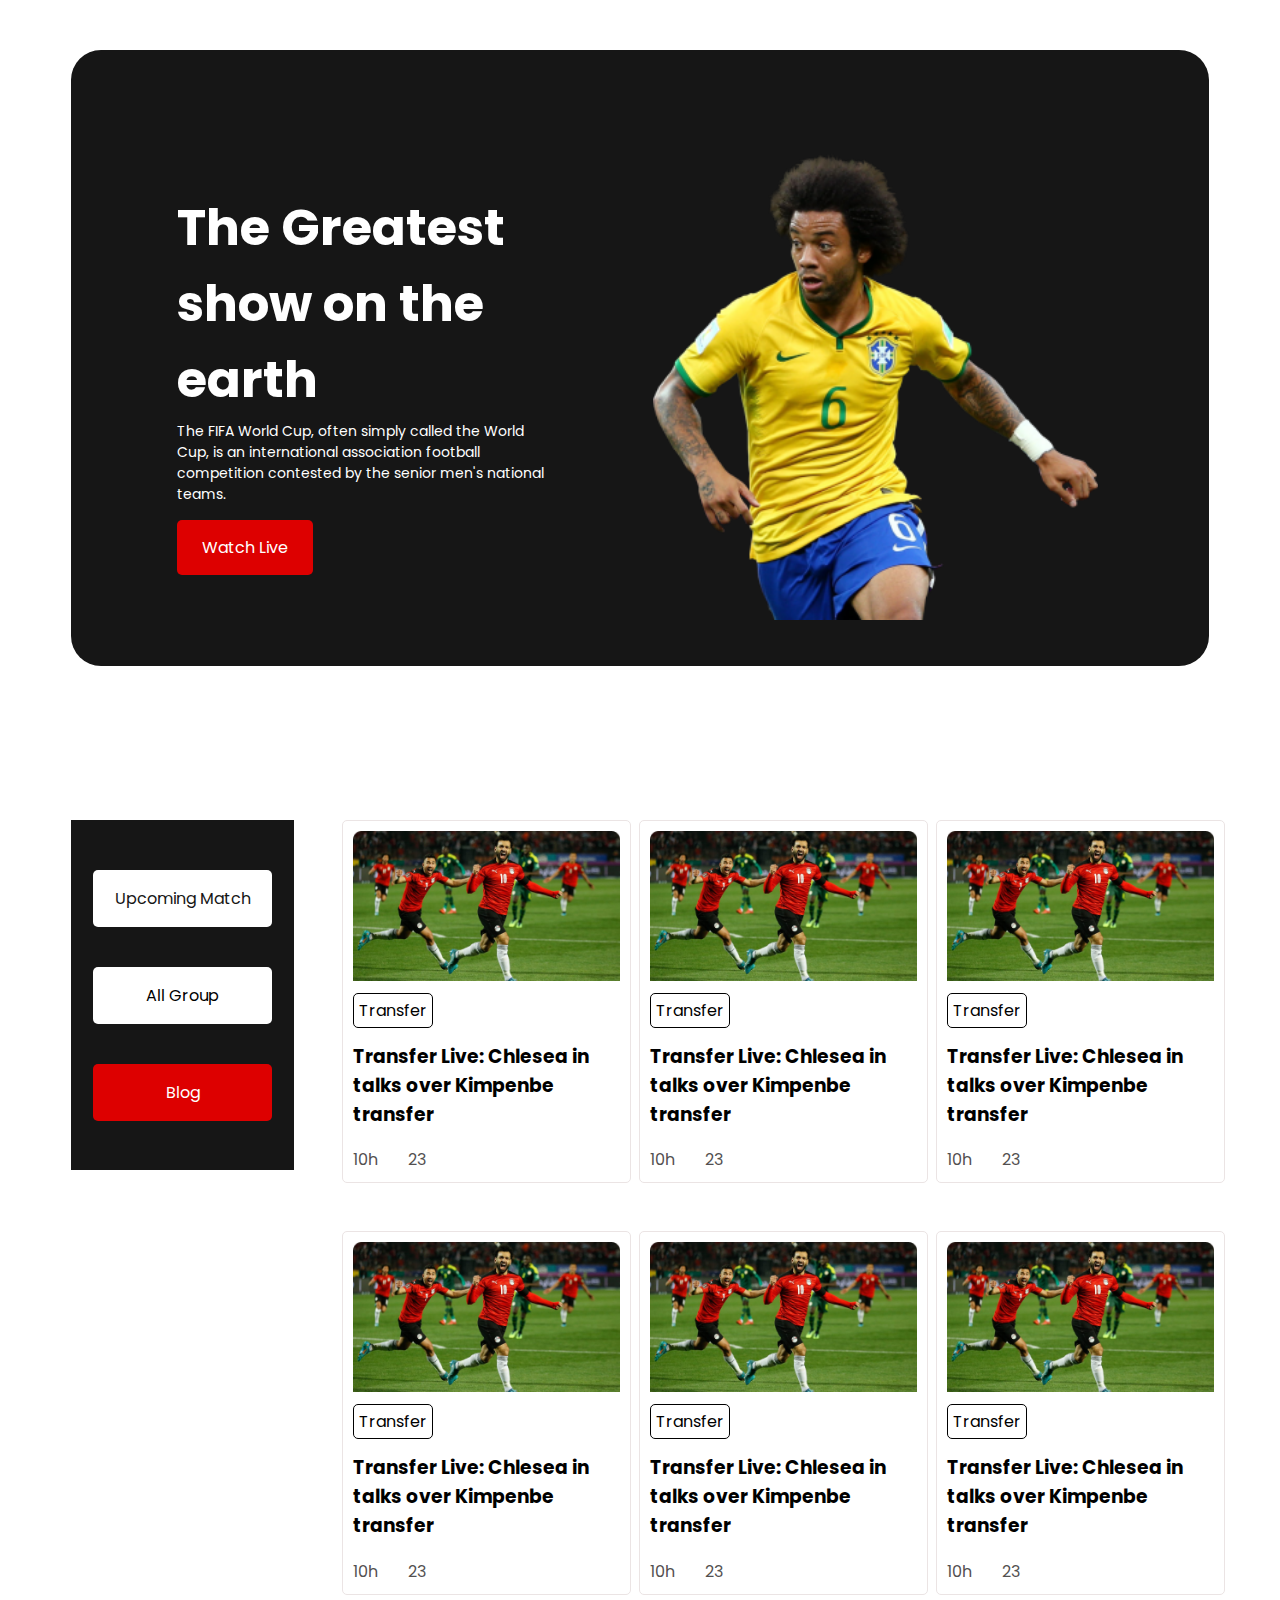
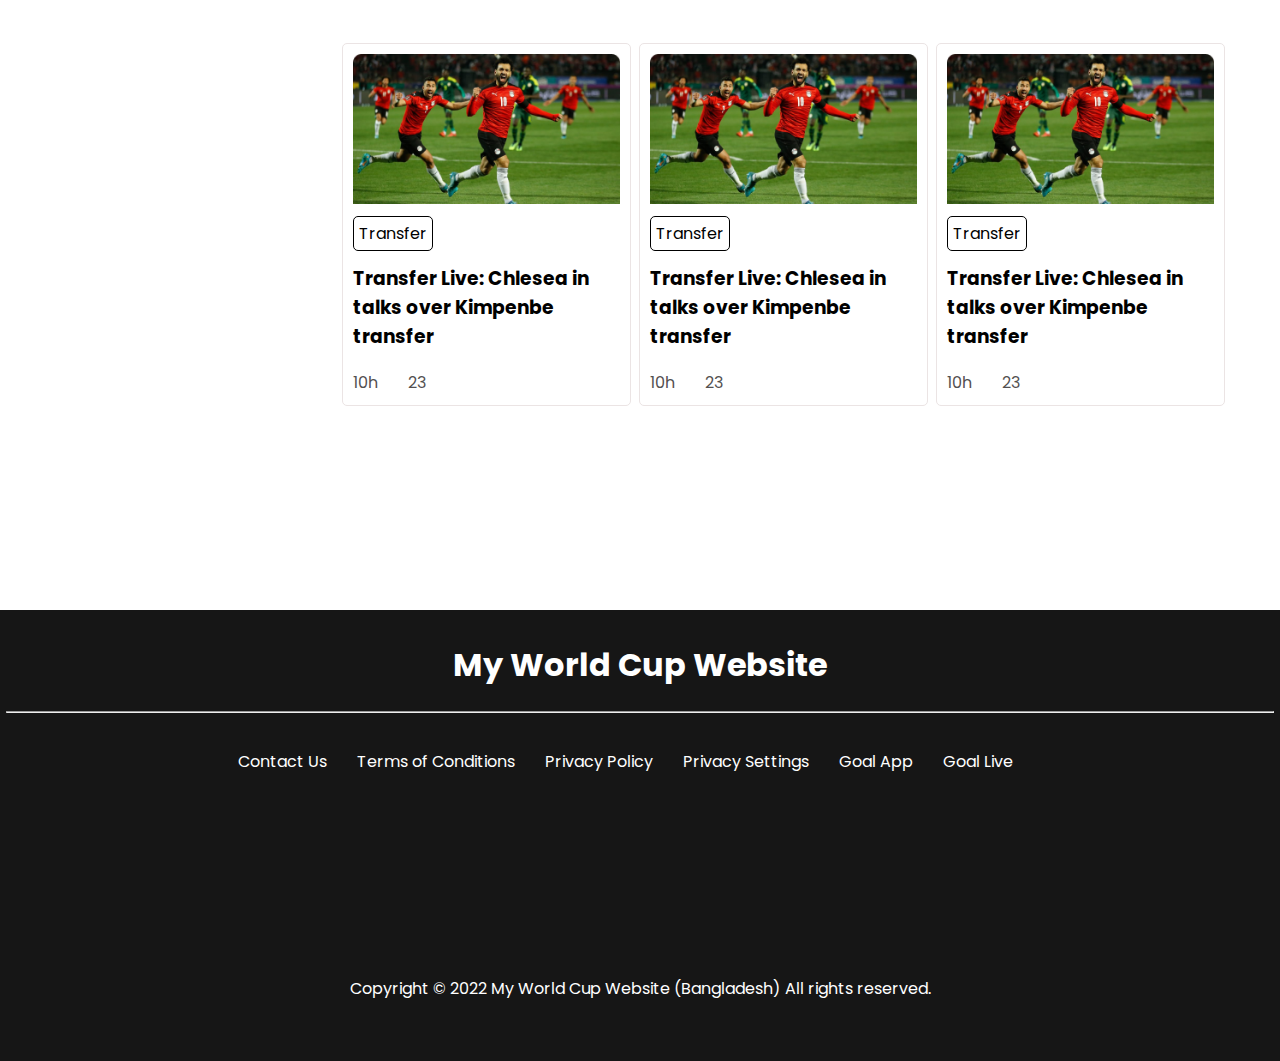
<file: index.html>
<!DOCTYPE html>
<html lang="en">

<head>
    <meta charset="UTF-8">
    <meta http-equiv="X-UA-Compatible" content="IE=edge">
    <meta name="viewport" content="width=device-width, initial-scale=1.0">
    <!-- css link tag -->
    <link rel="stylesheet" href="style.css">
    <!-- font awesome tag -->
    <link rel="stylesheet" href="https://cdnjs.cloudflare.com/ajax/libs/font-awesome/6.1.2/css/all.min.css"
        integrity="sha512-1sCRPdkRXhBV2PBLUdRb4tMg1w2YPf37qatUFeS7zlBy7jJI8Lf4VHwWfZZfpXtYSLy85pkm9GaYVYMfw5BC1A=="
        crossorigin="anonymous" referrerpolicy="no-referrer" />
    <title>My World Cup Website</title>
</head>

<body>
    <section class="container">
        <!-- banner section start -->
        <div class="banner">
            <div class="banner-content">
                <h1>The Greatest <br> show on the earth</h1>
                <p>The FIFA World Cup, often simply called the World Cup, is an international association football
                    competition contested by the senior men's national teams.</p>
                <a href="https://www.fifa.com/fifaplus/en/tournaments/mens/worldcup/qatar2022" target="_blank">Watch
                    Live <i class="fa-solid fa-arrow-right"></i></a>
            </div>
            <div class="banner-img">
                <img src="assets/Banner Image.png" alt="Banner Image">
            </div>
        </div>
        <!-- banner section end -->
    </section>

    <main class="container">
        <!-- blog section start -->
        <div class="blog">
            <div class="blog-list">
                <div class="center">
                  <a href="upcoming-match.html" target="_blank"> <p>Upcoming Match</p></a> 
                </div>
                <div class="center">
                    <p>All Group</p>
                </div>
                <div class="center" id="special-blog">
                    <p>Blog</p>
                </div>
            </div>
            <div class="blog-container">
                <div class="blog-content">
                    <div class="blog-img">
                        <img src="assets/Blog Image.png" alt=""> <br>
                        <a href="http://#">Transfer</a>
                        <h3>Transfer Live: Chlesea in talks over Kimpenbe transfer</h3>
                        <div class="blog-icon">
                            <div><i class="fa-solid fa-clock"></i> 10h</div>
                            <div><i class="fa-solid fa-message"></i> 23</div>
                        </div>
                    </div>
                </div>
                <div class="blog-content">
                    <div class="blog-img">
                        <img src="assets/Blog Image.png" alt=""> <br>
                        <a href="http://#">Transfer</a>
                        <h3>Transfer Live: Chlesea in talks over Kimpenbe transfer</h3>
                        <div class="blog-icon">
                            <div><i class="fa-solid fa-clock"></i> 10h</div>
                            <div><i class="fa-solid fa-message"></i> 23</div>
                        </div>
                    </div>
                </div>
                <div class="blog-content">
                    <div class="blog-img">
                        <img src="assets/Blog Image.png" alt=""> <br>
                        <a href="http://#">Transfer</a>
                        <h3>Transfer Live: Chlesea in talks over Kimpenbe transfer</h3>
                        <div class="blog-icon">
                            <div><i class="fa-solid fa-clock"></i> 10h</div>
                            <div><i class="fa-solid fa-message"></i> 23</div>
                        </div>
                    </div>
                </div>
                <div class="blog-content">
                    <div class="blog-img">
                        <img src="assets/Blog Image.png" alt=""> <br>
                        <a href="http://#">Transfer</a>
                        <h3>Transfer Live: Chlesea in talks over Kimpenbe transfer</h3>
                        <div class="blog-icon">
                            <div><i class="fa-solid fa-clock"></i> 10h</div>
                            <div><i class="fa-solid fa-message"></i> 23</div>
                        </div>
                    </div>
                </div>
                <div class="blog-content">
                    <div class="blog-img">
                        <img src="assets/Blog Image.png" alt=""> <br>
                        <a href="http://#">Transfer</a>
                        <h3>Transfer Live: Chlesea in talks over Kimpenbe transfer</h3>
                        <div class="blog-icon">
                            <div><i class="fa-solid fa-clock"></i> 10h</div>
                            <div><i class="fa-solid fa-message"></i> 23</div>
                        </div>
                    </div>
                </div>
                <div class="blog-content">
                    <div class="blog-img">
                        <img src="assets/Blog Image.png" alt=""> <br>
                        <a href="http://#">Transfer</a>
                        <h3>Transfer Live: Chlesea in talks over Kimpenbe transfer</h3>
                        <div class="blog-icon">
                            <div><i class="fa-solid fa-clock"></i> 10h</div>
                            <div><i class="fa-solid fa-message"></i> 23</div>
                        </div>
                    </div>
                </div>
                <div class="blog-content">
                    <div class="blog-img">
                        <img src="assets/Blog Image.png" alt=""> <br>
                        <a href="http://#">Transfer</a>
                        <h3>Transfer Live: Chlesea in talks over Kimpenbe transfer</h3>
                        <div class="blog-icon">
                            <div><i class="fa-solid fa-clock"></i> 10h</div>
                            <div><i class="fa-solid fa-message"></i> 23</div>
                        </div>
                    </div>
                </div>
                <div class="blog-content">
                    <div class="blog-img">
                        <img src="assets/Blog Image.png" alt=""> <br>
                        <a href="http://#">Transfer</a>
                        <h3>Transfer Live: Chlesea in talks over Kimpenbe transfer</h3>
                        <div class="blog-icon">
                            <div><i class="fa-solid fa-clock"></i> 10h</div>
                            <div><i class="fa-solid fa-message"></i> 23</div>
                        </div>
                    </div>
                </div>
                <div class="blog-content">
                    <div class="blog-img">
                        <img src="assets/Blog Image.png" alt=""> <br>
                        <a href="http://#">Transfer</a>
                        <h3>Transfer Live: Chlesea in talks over Kimpenbe transfer</h3>
                        <div class="blog-icon">
                            <div><i class="fa-solid fa-clock"></i> 10h</div>
                            <div><i class="fa-solid fa-message"></i> 23</div>
                        </div>
                    </div>
                </div>
            </div>
        </div>

        <!-- blog section end -->
    </main>

    <!-- view button start -->
    <div class="view"> 
        <a href="http://#">View All</a>
    </div>
    <!-- view button end -->


    <!-- footer section start -->
    <footer>
        <div class="footer-container">
            <h1>My World Cup Website</h1>
            <hr>
            <ul>
                <li>Contact Us</li>
                <li>Terms of Conditions</li>
                <li>Privacy Policy</li>
                <li>Privacy Settings</li>
                <li>Goal App</li>
                <li>Goal Live</li>
            </ul>
            <div>
                <a href="https://www.goal.com/en-in/live-scores" target="_blank"><i
                        class="fa-brands fa-facebook"></i></a>
                <a href="https://www.goal.com/en-in/live-scores" target="_blank"><i class="fa-brands fa-skype"></i></a>
                <a href="https://www.goal.com/en-in/live-scores" target="_blank"><i
                        class="fa-brands fa-square-instagram"></i></a>
            </div>

            <p>Copyright © 2022 My World Cup Website (Bangladesh) All rights reserved. </p>
        </div>
    </footer>
    <!-- footer section end -->

</body>

</html>
</file>
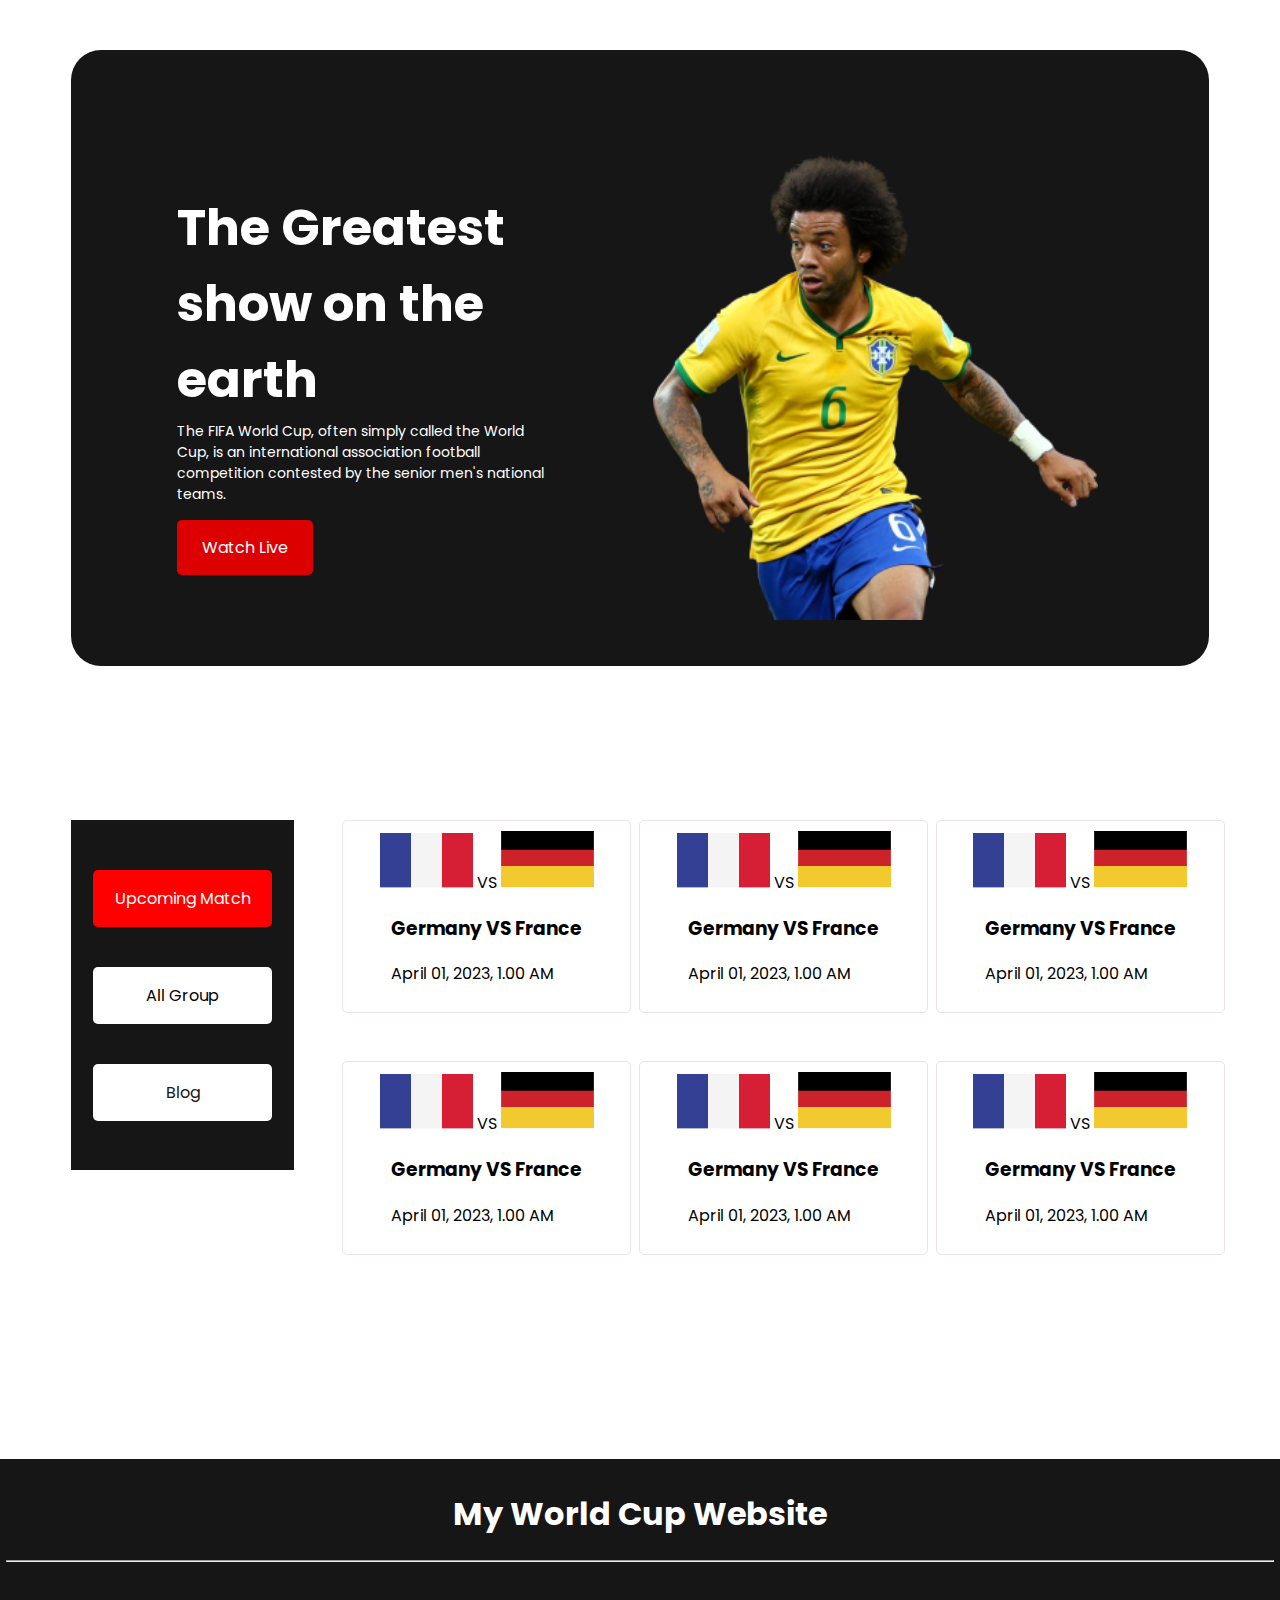
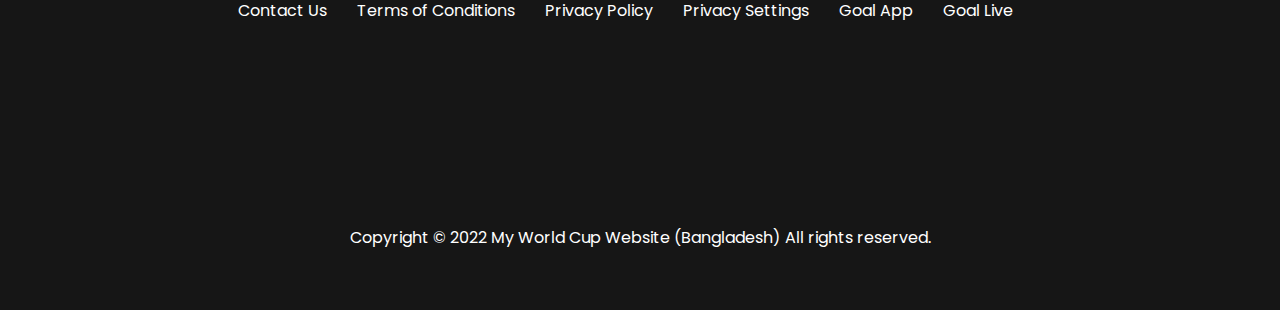
<file: upcoming-match.html>
<!DOCTYPE html>
<html lang="en">

<head>
    <meta charset="UTF-8">
    <meta http-equiv="X-UA-Compatible" content="IE=edge">
    <meta name="viewport" content="width=device-width, initial-scale=1.0">
    <!-- css link tag -->
    <link rel="stylesheet" href="style.css">
    <!-- font awesome tag -->
    <link rel="stylesheet" href="https://cdnjs.cloudflare.com/ajax/libs/font-awesome/6.1.2/css/all.min.css"
        integrity="sha512-1sCRPdkRXhBV2PBLUdRb4tMg1w2YPf37qatUFeS7zlBy7jJI8Lf4VHwWfZZfpXtYSLy85pkm9GaYVYMfw5BC1A=="
        crossorigin="anonymous" referrerpolicy="no-referrer" />
    <title>My World Cup Website</title>
</head>

<body>
    <section class="container">
        <!-- banner section start -->
        <div class="banner">
            <div class="banner-content">
                <h1>The Greatest <br> show on the earth</h1>
                <p>The FIFA World Cup, often simply called the World Cup, is an international association football
                    competition contested by the senior men's national teams.</p>
                <a href="https://www.fifa.com/fifaplus/en/tournaments/mens/worldcup/qatar2022" target="_blank">Watch
                    Live <i class="fa-solid fa-arrow-right"></i></a>
            </div>
            <div class="banner-img">
                <img src="assets/Banner Image.png" alt="Banner Image">
            </div>
        </div>
        <!-- banner section end -->
    </section>

    <main class="container">
        <!-- blog section start -->
        <div class="blog">
            <div class="blog-list">
                <div class="center" id="upcoming-match" style="background-color:red ;">
                    <a href="upcoming-match.html" target="_blank" style="color: white;">
                        <p>Upcoming Match</p>
                    </a>
                </div>
                <div class="center">
                    <p>All Group</p>
                </div>
                <div class="center" id="special-blog" style="background-color: white; color:black">
                    <a href="index.html" style="text-decoration: none;">
                        <p>Blog</p>
                    </a>
                </div>
            </div>
            <div class="flag-container">
                <div class="flag-content">
                    <div class="flag-img">
                        <div><img src="assets/Flag.png" alt="">
                            <span>VS</span>
                            <img src="assets/germany Flag.png" alt="">
                        </div>

                        <div>
                            <h3>Germany VS France </h3>
                            <p>April 01, 2023, 1.00 AM</p>
                        </div>
                    </div>
                </div>
                <div class="flag-content">
                    <div class="flag-img">
                        <div><img src="assets/Flag.png" alt="">
                            <span>VS</span>
                            <img src="assets/germany Flag.png" alt="">
                        </div>

                        <div>
                            <h3>Germany VS France </h3>
                            <p>April 01, 2023, 1.00 AM</p>
                        </div>
                    </div>
                </div>
                <div class="flag-content">
                    <div class="flag-img">
                        <div><img src="assets/Flag.png" alt="">
                            <span>VS</span>
                            <img src="assets/germany Flag.png" alt="">
                        </div>

                        <div>
                            <h3>Germany VS France </h3>
                            <p>April 01, 2023, 1.00 AM</p>
                        </div>
                    </div>
                </div>
                <div class="flag-content">
                    <div class="flag-img">
                        <div><img src="assets/Flag.png" alt="">
                            <span>VS</span>
                            <img src="assets/germany Flag.png" alt="">
                        </div>

                        <div>
                            <h3>Germany VS France </h3>
                            <p>April 01, 2023, 1.00 AM</p>
                        </div>
                    </div>
                </div>
                <div class="flag-content">
                    <div class="flag-img">
                        <div><img src="assets/Flag.png" alt="">
                            <span>VS</span>
                            <img src="assets/germany Flag.png" alt="">
                        </div>

                        <div>
                            <h3>Germany VS France </h3>
                            <p>April 01, 2023, 1.00 AM</p>
                        </div>
                    </div>
                </div>
                <div class="flag-content">
                    <div class="flag-img">
                        <div><img src="assets/Flag.png" alt="">
                            <span>VS</span>
                            <img src="assets/germany Flag.png" alt="">
                        </div>

                        <div>
                            <h3>Germany VS France </h3>
                            <p>April 01, 2023, 1.00 AM</p>
                        </div>
                    </div>
                </div>
            </div>
        </div>

        <!-- blog section end -->
    </main>

    <!-- view button start -->
    <div class="view">
        <a href="http://#">View All</a>
    </div>
    <!-- view button end -->


    <!-- footer section start -->
    <footer>
        <div class="footer-container">
            <h1>My World Cup Website</h1>
            <hr>
            <ul>
                <li>Contact Us</li>
                <li>Terms of Conditions</li>
                <li>Privacy Policy</li>
                <li>Privacy Settings</li>
                <li>Goal App</li>
                <li>Goal Live</li>
            </ul>
            <div>
                <a href="https://www.goal.com/en-in/live-scores" target="_blank"><i
                        class="fa-brands fa-facebook"></i></a>
                <a href="https://www.goal.com/en-in/live-scores" target="_blank"><i class="fa-brands fa-skype"></i></a>
                <a href="https://www.goal.com/en-in/live-scores" target="_blank"><i
                        class="fa-brands fa-square-instagram"></i></a>
            </div>

            <p>Copyright © 2022 My World Cup Website (Bangladesh) All rights reserved. </p>
        </div>
    </footer>
    <!-- footer section end -->

</body>

</html>
</file>
<file: style.css>
/* fonts tag */
@import url('https://fonts.googleapis.com/css2?family=Poppins:wght@500&display=swap');

/* utilities tags */
body {
    font-family: 'Poppins', sans-serif;
}

.container {
    width: 90%;
    margin: 0 auto;
}

/* banner section styles */
.banner {
    margin-top: 50px;
    background: #161616;
    display: flex;
    align-items: center;
    color: #FFFFFF;
    border-radius: 30px;
}

.banner-content {
    padding: 106px;
    width: 40%;
}

.banner-content h1 {
    font-size: 50px;
    font-weight: 700;
}

.banner-content p {
    font-weight: 400;
    font-size: 14px;
    margin-bottom: 30px;
    margin-top: -30px;
}

.banner-content a {
    background-color: #DD0000;
    color: white;
    text-decoration: none;
    padding: 16px 25px;
    border-radius: 5px;
    animation-name: example;
    animation-duration: 4s;
}

/* css animation style */
@keyframes example {
    from {
        background-color: red;
    }

    to {
        background-color: #F8E03D;
        color: black;
    }
}

.banner-img {
    width: 60%;
}

.banner-img img {
    width: 80%;
    margin-top: 64px;
}

/* blog section style */
.blog {
    margin-top: 130px;
    display: flex;
}

.blog-list {
    width: 20%;
    height: 350px;
    background: #161616;
    display: flex;
    flex-direction: column;
    align-items: center;
    justify-content: center;
    margin-top: 24px;
}

.center {
    text-align: center;
    width: 80%;
    margin: 20px;
    background-color: white;
    border-radius: 5px;
    cursor: pointer;
}
.center a{
    text-decoration: none;
    color: #161616;
}

#special-blog {
    background-color: #DD0000;
    color: white;
}

.blog-container,.flag-container{
    width: 80%;
    margin-left: 24px;
    display: grid;
    grid-template-columns: repeat(3, 1fr);
}

.blog-content,.flag-content {
    width: 90%;
    margin: 24px;
    border: 1px solid #ebe4e4;
    padding: 10px;
    border-radius: 5px;
}

.blog-img a {
    width: 100px;
    height: 32px;
    text-decoration: none;
    color: black;
    background-color: white;
    border: 1px solid black;
    padding: 5px;
    border-radius: 5px;
}

.blog-img img {
    width: 100%;
    margin-bottom: 10px;
}

.blog-icon {
    display: flex;
    color: #535050;
}

.blog-icon div {
    margin-right: 30px;
}

/* .flag container style  */
.flag-img{
    display: flex;
    align-items: center;
    flex-direction: column;
}

/* view all button style */
.view{
    width: 131px;
    height: 47px;
    margin: 0 auto;
    margin-top: 80px;
    display: none;
}
.view a{
    text-decoration: none;
    background-color: #DD0000;
    padding: 20px;
    color: white;
    border-radius: 5px;
}

/* footer section style */
footer {
    background: #161616;
    margin: -12px;
    text-align: center;
    padding: 10px;
    color: white;
    margin-top: 180px;
    
}

.footer-container ul {
    display: flex;
    justify-content: center;
    align-items: center;
    padding: 20px;
}

.footer-container ul li {
    list-style-type: none;
    margin-right: 30px;
}

.footer-container div {
    padding: 30px;
}

.footer-container div i {
    font-size: 50px;
    margin-right: 30px;
    color: white;
}

footer p {
    margin-top: 30px;
    margin-bottom: 50px;
}

/* media queries */
@media screen and (max-width: 768px) {
    .banner {
        width: 100%;
        height: auto;
        flex-direction: column;
    }

    .banner-content {
        padding: 30px;
        width: 90%;
        text-align: center
    }

    .banner-img {
        width: 100%;
        text-align: center;

    }

    .banner-img img {
        width: 80%;
        margin-top: 30px;
    }

    .blog {
        flex-direction: column;
        margin-top: 0px;
    }

    .blog-list {
        width: 100%;
        margin-top: 10%;
    }

    .blog-container,.flag-container {
        width: 100%;
        display: grid;
        grid-template-columns: repeat(1, 1fr);
    }
    .flag-container{
        margin-left: 0px;
    }
    .flag-content {
        padding: 10px;
        width: 80%;
    }
    .blog-content{
        margin: 0px;
        margin-bottom: 30px;
        margin-top: 30px;
        padding: 0px;
    }
    .view{
        display: block;
    }
    .footer-container ul {
        flex-direction: column;
    }
    .footer-container ul li {
        margin-right: 0px;
        margin-top: 10px;
    }

}
@media screen and (max-width: 420px) {
    .view{
        display: none;
    }
}
</file>
